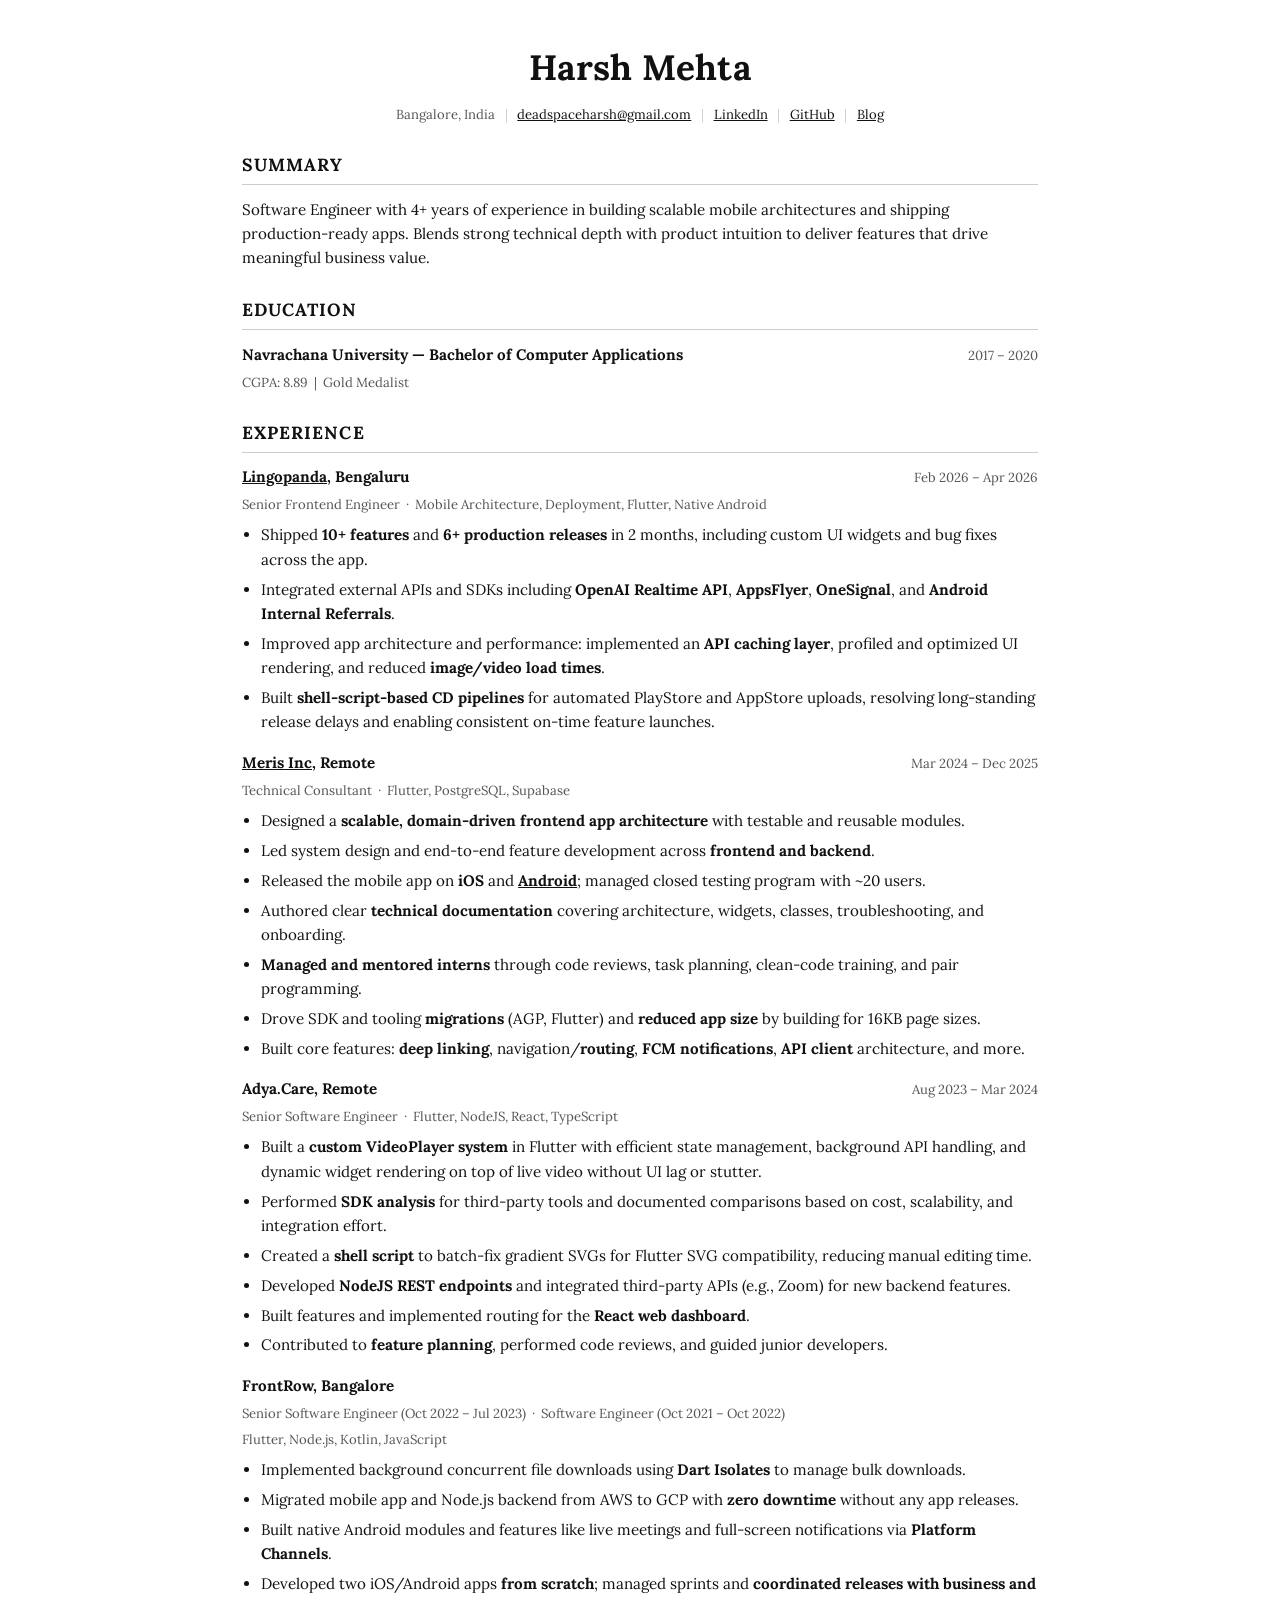
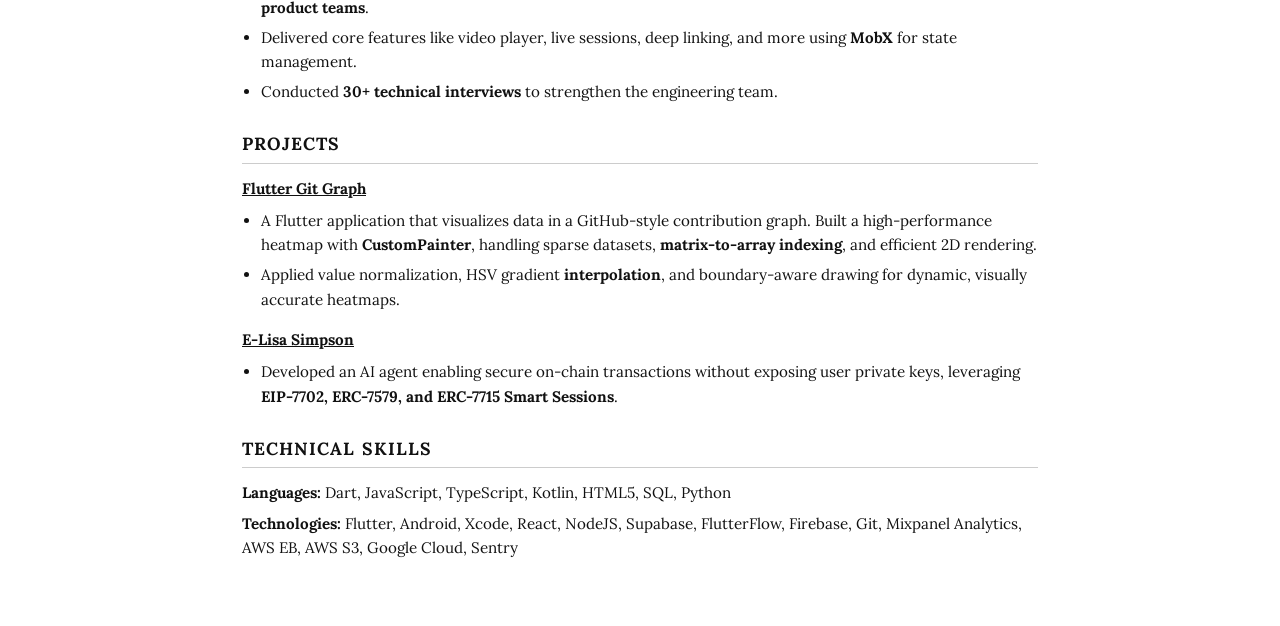
<file: index.html>
<!DOCTYPE html>
<html lang="en">
<head>
  <meta charset="UTF-8" />
  <meta name="viewport" content="width=device-width, initial-scale=1.0" />
  <meta name="description" content="Harsh Mehta — Software Engineer specialising in scalable mobile architectures." />
  <title>Harsh Mehta</title>
  <link rel="stylesheet" href="assets/css/style.css" />
</head>
<body>
  <div class="page">

    <!-- Header -->
    <header class="resume-header">
      <h1>Harsh Mehta</h1>
      <ul class="header-links">
        <li>Bangalore, India</li>
        <li><a href="mailto:deadspaceharsh@gmail.com">deadspaceharsh@gmail.com</a></li>
        <li><a href="https://linkedin.com/in/obitodarky" target="_blank" rel="noopener">LinkedIn</a></li>
        <li><a href="https://github.com/obitodarky" target="_blank" rel="noopener">GitHub</a></li>
        <li><a href="https://dev.to/obitodarky" target="_blank" rel="noopener">Blog</a></li>
      </ul>
    </header>

    <!-- Summary -->
    <section class="resume-section summary">
      <h2>Summary</h2>
      <p>Software Engineer with 4+ years of experience in building scalable mobile architectures and shipping production-ready apps. Blends strong technical depth with product intuition to deliver features that drive meaningful business value.</p>
    </section>

    <!-- Education -->
    <section class="resume-section education">
      <h2>Education</h2>
      <div class="entry">
        <div class="entry-header">
          <span class="entry-title">Navrachana University — Bachelor of Computer Applications</span>
          <span class="entry-date">2017 – 2020</span>
        </div>
        <p class="entry-subtitle">CGPA: 8.89 &nbsp;|&nbsp; Gold Medalist</p>
      </div>
    </section>

    <!-- Experience -->
    <section class="resume-section experience">
      <h2>Experience</h2>

      <!-- Lingopanda -->
      <div class="entry">
        <div class="entry-header">
          <span class="entry-title"><a href="https://lingopanda.app" target="_blank" rel="noopener">Lingopanda</a>, Bengaluru</span>
          <span class="entry-date">Feb 2026 – Apr 2026</span>
        </div>
        <p class="entry-subtitle">Senior Frontend Engineer &nbsp;·&nbsp; Mobile Architecture, Deployment, Flutter, Native Android</p>
        <ul class="highlights">
          <li>Shipped <strong>10+ features</strong> and <strong>6+ production releases</strong> in 2 months, including custom UI widgets and bug fixes across the app.</li>
          <li>Integrated external APIs and SDKs including <strong>OpenAI Realtime API</strong>, <strong>AppsFlyer</strong>, <strong>OneSignal</strong>, and <strong>Android Internal Referrals</strong>.</li>
          <li>Improved app architecture and performance: implemented an <strong>API caching layer</strong>, profiled and optimized UI rendering, and reduced <strong>image/video load times</strong>.</li>
          <li>Built <strong>shell-script-based CD pipelines</strong> for automated PlayStore and AppStore uploads, resolving long-standing release delays and enabling consistent on-time feature launches.</li>
        </ul>
      </div>

      <!-- Meris Inc -->
      <div class="entry">
        <div class="entry-header">
          <span class="entry-title"><a href="https://meris.boo/" target="_blank" rel="noopener">Meris Inc</a>, Remote</span>
          <span class="entry-date">Mar 2024 – Dec 2025</span>
        </div>
        <p class="entry-subtitle">Technical Consultant &nbsp;·&nbsp; Flutter, PostgreSQL, Supabase</p>
        <ul class="highlights">
          <li>Designed a <strong>scalable, domain-driven frontend app architecture</strong> with testable and reusable modules.</li>
          <li>Led system design and end-to-end feature development across <strong>frontend and backend</strong>.</li>
          <li>Released the mobile app on <strong>iOS</strong> and <a href="https://play.google.com/store/apps/details?id=boo.meris.android.app" target="_blank" rel="noopener"><strong>Android</strong></a>; managed closed testing program with ~20 users.</li>
          <li>Authored clear <strong>technical documentation</strong> covering architecture, widgets, classes, troubleshooting, and onboarding.</li>
          <li><strong>Managed and mentored interns</strong> through code reviews, task planning, clean-code training, and pair programming.</li>
          <li>Drove SDK and tooling <strong>migrations</strong> (AGP, Flutter) and <strong>reduced app size</strong> by building for 16KB page sizes.</li>
          <li>Built core features: <strong>deep linking</strong>, navigation/<strong>routing</strong>, <strong>FCM notifications</strong>, <strong>API client</strong> architecture, and more.</li>
        </ul>
      </div>

      <!-- Adya.Care -->
      <div class="entry">
        <div class="entry-header">
          <span class="entry-title">Adya.Care, Remote</span>
          <span class="entry-date">Aug 2023 – Mar 2024</span>
        </div>
        <p class="entry-subtitle">Senior Software Engineer &nbsp;·&nbsp; Flutter, NodeJS, React, TypeScript</p>
        <ul class="highlights">
          <li>Built a <strong>custom VideoPlayer system</strong> in Flutter with efficient state management, background API handling, and dynamic widget rendering on top of live video without UI lag or stutter.</li>
          <li>Performed <strong>SDK analysis</strong> for third-party tools and documented comparisons based on cost, scalability, and integration effort.</li>
          <li>Created a <strong>shell script</strong> to batch-fix gradient SVGs for Flutter SVG compatibility, reducing manual editing time.</li>
          <li>Developed <strong>NodeJS REST endpoints</strong> and integrated third-party APIs (e.g., Zoom) for new backend features.</li>
          <li>Built features and implemented routing for the <strong>React web dashboard</strong>.</li>
          <li>Contributed to <strong>feature planning</strong>, performed code reviews, and guided junior developers.</li>
        </ul>
      </div>

      <!-- FrontRow -->
      <div class="entry">
        <div class="entry-header">
          <span class="entry-title">FrontRow, Bangalore</span>
        </div>
        <p class="entry-subtitle">Senior Software Engineer (Oct 2022 – Jul 2023) &nbsp;·&nbsp; Software Engineer (Oct 2021 – Oct 2022)</p>
        <p class="entry-subtitle">Flutter, Node.js, Kotlin, JavaScript</p>
        <ul class="highlights">
          <li>Implemented background concurrent file downloads using <strong>Dart Isolates</strong> to manage bulk downloads.</li>
          <li>Migrated mobile app and Node.js backend from AWS to GCP with <strong>zero downtime</strong> without any app releases.</li>
          <li>Built native Android modules and features like live meetings and full-screen notifications via <strong>Platform Channels</strong>.</li>
          <li>Developed two iOS/Android apps <strong>from scratch</strong>; managed sprints and <strong>coordinated releases with business and product teams</strong>.</li>
          <li>Delivered core features like video player, live sessions, deep linking, and more using <strong>MobX</strong> for state management.</li>
          <li>Conducted <strong>30+ technical interviews</strong> to strengthen the engineering team.</li>
        </ul>
      </div>
    </section>

    <!-- Projects -->
    <section class="resume-section projects">
      <h2>Projects</h2>

      <div class="entry">
        <div class="entry-header">
          <span class="entry-title"><a href="https://github.com/obitodarky/flutter-git-graph" target="_blank" rel="noopener">Flutter Git Graph</a></span>
        </div>
        <ul class="highlights">
          <li>A Flutter application that visualizes data in a GitHub-style contribution graph. Built a high-performance heatmap with <strong>CustomPainter</strong>, handling sparse datasets, <strong>matrix-to-array indexing</strong>, and efficient 2D rendering.</li>
          <li>Applied value normalization, HSV gradient <strong>interpolation</strong>, and boundary-aware drawing for dynamic, visually accurate heatmaps.</li>
        </ul>
      </div>

      <div class="entry">
        <div class="entry-header">
          <span class="entry-title"><a href="https://github.com/AyushBherwani1998/agentic-hackathon" target="_blank" rel="noopener">E-Lisa Simpson</a></span>
        </div>
        <ul class="highlights">
          <li>Developed an AI agent enabling secure on-chain transactions without exposing user private keys, leveraging <strong>EIP-7702, ERC-7579, and ERC-7715 Smart Sessions</strong>.</li>
        </ul>
      </div>
    </section>

    <!-- Technical Skills -->
    <section class="resume-section skills">
      <h2>Technical Skills</h2>
      <p class="skills-row"><strong>Languages:</strong> Dart, JavaScript, TypeScript, Kotlin, HTML5, SQL, Python</p>
      <p class="skills-row"><strong>Technologies:</strong> Flutter, Android, Xcode, React, NodeJS, Supabase, FlutterFlow, Firebase, Git, Mixpanel Analytics, AWS EB, AWS S3, Google Cloud, Sentry</p>
    </section>

  </div>
</body>
</html>
</file>
<file: assets/css/style.css>
@import url('https://fonts.googleapis.com/css2?family=Lora:wght@400;700&display=swap');
@import 'variables.css';

/* Reset */
*, *::before, *::after { box-sizing: border-box; margin: 0; padding: 0; }

body {
  font-family: var(--font-serif);
  font-size: var(--font-size-base);
  color: var(--color-text);
  background: var(--color-bg);
  line-height: var(--line-height-base);
}

a {
  color: var(--color-link);
  text-decoration: underline;
}

a:hover { opacity: 0.65; }

/* Page wrapper */
.page {
  max-width: var(--max-width);
  margin: 0 auto;
  padding: var(--page-padding-y) var(--page-padding-x);
}

/* ── Header ── */
.resume-header {
  text-align: center;
  margin-bottom: var(--spacing-section);
}

.resume-header h1 {
  font-size: var(--font-size-name);
  font-weight: var(--font-weight-bold);
  letter-spacing: 0.01em;
  margin-bottom: 0.5rem;
}

.header-links {
  display: flex;
  flex-wrap: wrap;
  justify-content: center;
  gap: 0.3rem 0.6rem;
  font-size: var(--font-size-small);
  color: var(--color-muted);
  list-style: none;
}

.header-links li:not(:last-child)::after {
  content: '|';
  margin-left: 0.6rem;
  color: var(--color-rule);
}

/* ── Section ── */
.resume-section {
  margin-bottom: var(--spacing-section);
}

.resume-section h2 {
  font-size: var(--font-size-section);
  font-weight: var(--font-weight-bold);
  text-transform: uppercase;
  letter-spacing: 0.06em;
  padding-bottom: 0.3rem;
  border-bottom: 1px solid var(--color-rule);
  margin-bottom: 0.8rem;
}

/* ── Entry (two-column: content + date) ── */
.entry {
  margin-bottom: var(--spacing-entry);
}

.entry-header {
  display: flex;
  justify-content: space-between;
  align-items: baseline;
  gap: 1rem;
  flex-wrap: wrap;
}

.entry-title {
  font-weight: var(--font-weight-bold);
}

.entry-date {
  font-size: var(--font-size-small);
  color: var(--color-muted);
  white-space: nowrap;
  flex-shrink: 0;
}

.entry-subtitle {
  font-size: var(--font-size-small);
  color: var(--color-muted);
  margin-top: var(--spacing-tight);
}

/* ── Highlights list ── */
.highlights {
  list-style: disc;
  padding-left: 1.2rem;
  margin-top: 0.5rem;
}

.highlights li {
  margin-bottom: var(--spacing-list-gap);
  font-size: var(--font-size-base);
}

/* ── Skills ── */
.skills-row {
  margin-bottom: 0.4rem;
  font-size: var(--font-size-base);
}

/* ── Responsive ── */
@media (max-width: 600px) {
  :root {
    --page-padding-x: 1.1rem;
    --page-padding-y: 1.5rem;
    --font-size-name: 1.7rem;
  }

  .entry-header {
    flex-direction: column;
    gap: 0.1rem;
  }
}
</file>
